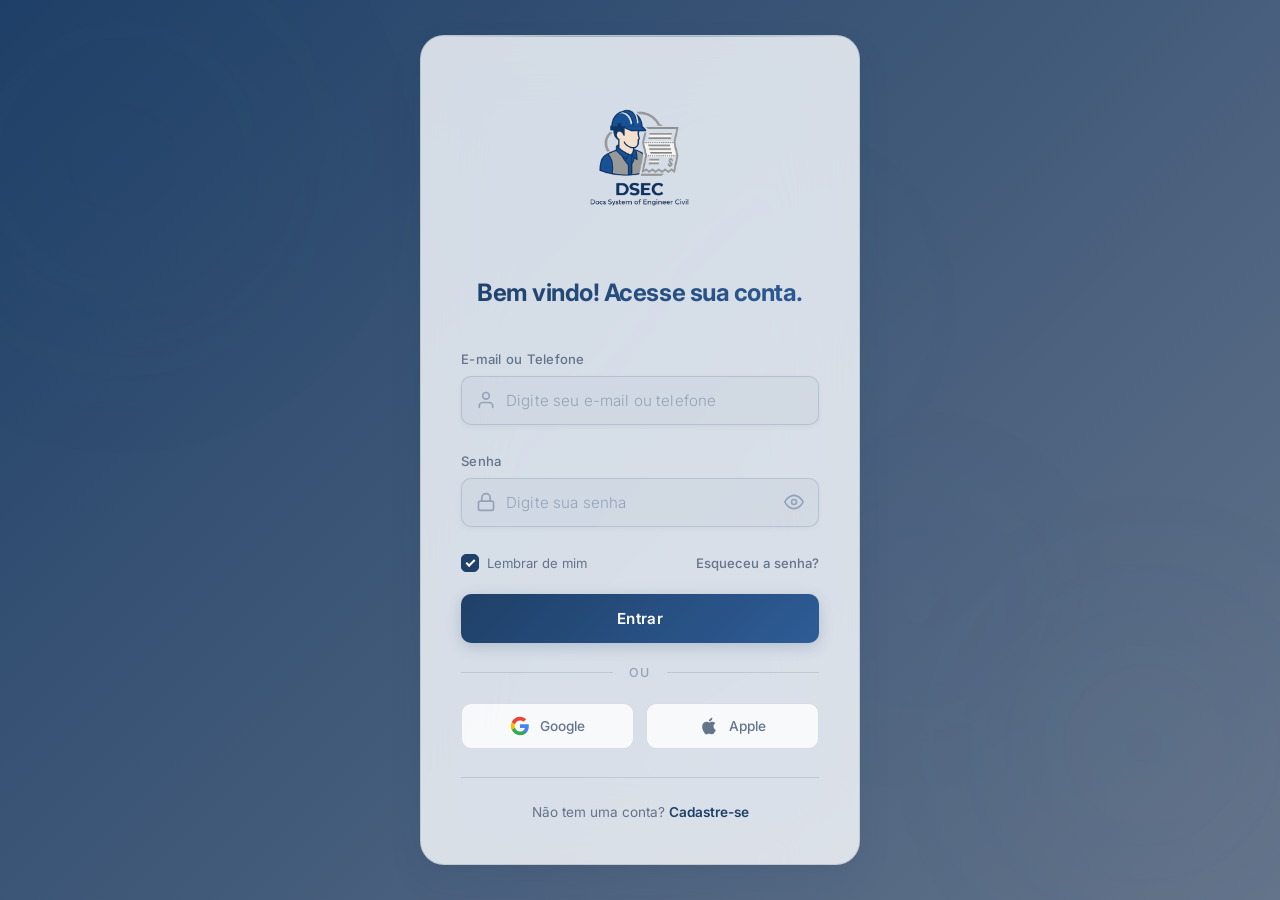
<file: index.html>
<!DOCTYPE html>
<html lang="pt-BR">

<head>
  <meta charset="UTF-8">
  <meta name="viewport" content="width=device-width, initial-scale=1.0">
  <meta name="description" content="Login - Acesse sua conta">
  <title>Login | Acesse sua conta</title>
  <link rel="preconnect" href="https://fonts.googleapis.com">
  <link rel="preconnect" href="https://fonts.gstatic.com" crossorigin>
  <link href="https://fonts.googleapis.com/css2?family=Inter:wght@300;400;500;600;700;800&display=swap"
    rel="stylesheet">
  <link rel="stylesheet" href="style.css">
</head>

<body>
  <div class="bg-orbs" aria-hidden="true">
    <div class="orb orb-1"></div>
    <div class="orb orb-2"></div>
    <div class="orb orb-3"></div>
    <div class="orb orb-4"></div>
  </div>

  <main class="login-container">
    <div class="login-card" id="loginCard">
      <div class="brand">
        <div class="brand-icon" id="brandIcon"
          style="background: transparent; box-shadow: none; width: auto; height: auto;">
          <img src="logo.png" alt="DSEC Logo" class="brand-logo" style="max-width: 160px; height: auto;">
        </div>
        <h1 class="brand-name" style="font-size: 1.5rem; margin-top: 10px;">Bem vindo! Acesse sua conta.</h1>
      </div>

      <form id="loginForm" class="login-form" autocomplete="off" novalidate>
        <div class="form-group" id="identityGroup">
          <label for="identity" class="form-label" id="identityLabel">E-mail ou Telefone</label>
          <div class="input-wrapper" id="identityWrapper">
            <span class="input-icon" id="identityIcon">
              <svg width="20" height="20" viewBox="0 0 24 24" fill="none" stroke="currentColor" stroke-width="2"
                stroke-linecap="round" stroke-linejoin="round">
                <path d="M20 21v-2a4 4 0 0 0-4-4H8a4 4 0 0 0-4 4v2" />
                <circle cx="12" cy="7" r="4" />
              </svg>
            </span>
            <input type="text" id="identity" class="form-input" placeholder="Digite seu e-mail ou telefone" required
              autocomplete="off">
            <span class="input-badge" id="identityBadge"></span>
          </div>
          <span class="form-error" id="identityError"></span>
        </div>

        <div class="form-group" id="passwordGroup">
          <label for="password" class="form-label">Senha</label>
          <div class="input-wrapper">
            <span class="input-icon">
              <svg width="20" height="20" viewBox="0 0 24 24" fill="none" stroke="currentColor" stroke-width="2"
                stroke-linecap="round" stroke-linejoin="round">
                <rect x="3" y="11" width="18" height="11" rx="2" />
                <path d="M7 11V7a5 5 0 0 1 10 0v4" />
              </svg>
            </span>
            <input type="password" id="password" class="form-input" placeholder="Digite sua senha" required
              autocomplete="off">
            <button type="button" class="toggle-password" id="togglePassword" aria-label="Mostrar senha">
              <svg id="eyeOpen" width="20" height="20" viewBox="0 0 24 24" fill="none" stroke="currentColor"
                stroke-width="2" stroke-linecap="round" stroke-linejoin="round">
                <path d="M1 12s4-8 11-8 11 8 11 8-4 8-11 8-11-8-11-8z" />
                <circle cx="12" cy="12" r="3" />
              </svg>
              <svg id="eyeClosed" width="20" height="20" viewBox="0 0 24 24" fill="none" stroke="currentColor"
                stroke-width="2" stroke-linecap="round" stroke-linejoin="round" style="display:none">
                <path
                  d="M17.94 17.94A10.07 10.07 0 0 1 12 20c-7 0-11-8-11-8a18.45 18.45 0 0 1 5.06-5.94M9.9 4.24A9.12 9.12 0 0 1 12 4c7 0 11 8 11 8a18.5 18.5 0 0 1-2.16 3.19m-6.72-1.07a3 3 0 1 1-4.24-4.24" />
                <line x1="1" y1="1" x2="23" y2="23" />
              </svg>
            </button>
          </div>
          <span class="form-error" id="passwordError"></span>
        </div>

        <div class="form-options">
          <label class="checkbox-wrapper" id="rememberWrapper">
            <input type="checkbox" id="rememberMe" checked>
            <span class="checkbox-custom"></span>
            <span class="checkbox-label">Lembrar de mim</span>
          </label>
          <a href="#" class="forgot-link" id="forgotPassword">Esqueceu a senha?</a>
        </div>

        <button type="submit" class="btn-login" id="btnLogin">
          <span class="btn-text">Entrar</span>
          <span class="btn-loader" id="btnLoader"><svg width="20" height="20" viewBox="0 0 24 24" class="spinner">
              <circle cx="12" cy="12" r="10" fill="none" stroke="currentColor" stroke-width="3"
                stroke-dasharray="31.4 31.4" stroke-linecap="round" />
            </svg></span>
        </button>

        <div class="divider"><span class="divider-line"></span><span class="divider-text">ou</span><span
            class="divider-line"></span></div>

        <div class="social-buttons">
          <button type="button" class="btn-social" id="btnGoogle" aria-label="Google">
            <svg width="20" height="20" viewBox="0 0 24 24">
              <path
                d="M22.56 12.25c0-.78-.07-1.53-.2-2.25H12v4.26h5.92a5.06 5.06 0 0 1-2.2 3.32v2.77h3.57c2.08-1.92 3.28-4.74 3.28-8.1z"
                fill="#4285F4" />
              <path
                d="M12 23c2.97 0 5.46-.98 7.28-2.66l-3.57-2.77c-.98.66-2.23 1.06-3.71 1.06-2.86 0-5.29-1.93-6.16-4.53H2.18v2.84C3.99 20.53 7.7 23 12 23z"
                fill="#34A853" />
              <path
                d="M5.84 14.09c-.22-.66-.35-1.36-.35-2.09s.13-1.43.35-2.09V7.07H2.18C1.43 8.55 1 10.22 1 12s.43 3.45 1.18 4.93l2.85-2.22.81-.62z"
                fill="#FBBC05" />
              <path
                d="M12 5.38c1.62 0 3.06.56 4.21 1.64l3.15-3.15C17.45 2.09 14.97 1 12 1 7.7 1 3.99 3.47 2.18 7.07l3.66 2.84c.87-2.6 3.3-4.53 6.16-4.53z"
                fill="#EA4335" />
            </svg>
            <span>Google</span>
          </button>
          <button type="button" class="btn-social" id="btnApple" aria-label="Apple">
            <svg width="20" height="20" viewBox="0 0 24 24" fill="currentColor">
              <path
                d="M18.71 19.5c-.83 1.24-1.71 2.45-3.05 2.47-1.34.03-1.77-.79-3.29-.79-1.53 0-2 .77-3.27.82-1.31.05-2.3-1.32-3.14-2.53C4.25 17 2.94 12.45 4.7 9.39c.87-1.52 2.43-2.48 4.12-2.51 1.28-.02 2.5.87 3.29.87.78 0 2.26-1.07 3.8-.91.65.03 2.47.26 3.64 1.98-.09.06-2.17 1.28-2.15 3.81.03 3.02 2.65 4.03 2.68 4.04-.03.07-.42 1.44-1.38 2.83M13 3.5c.73-.83 1.94-1.46 2.94-1.5.13 1.17-.34 2.35-1.04 3.19-.69.85-1.83 1.51-2.95 1.42-.15-1.15.41-2.35 1.05-3.11z" />
            </svg>
            <span>Apple</span>
          </button>
        </div>
      </form>

      <div class="signup-link">
        <p>Não tem uma conta? <a href="#" id="signupLink">Cadastre-se</a></p>
      </div>
    </div>

    <div class="login-card" id="signupCard" style="display: none;">
      <div class="brand">
        <div class="brand-icon" style="background: transparent; box-shadow: none; width: auto; height: auto;">
          <img src="logo.png" alt="DSEC Logo" class="brand-logo" style="max-width: 160px; height: auto;">
        </div>
        <h1 class="brand-name" style="font-size: 1.5rem; margin-top: 10px;">Cadastre-se</h1>
        <p class="brand-subtitle">Crie sua conta para começar.</p>
      </div>

      <form id="signupForm" class="login-form" autocomplete="off" novalidate>
        <div class="form-group" id="signupNameGroup">
          <label for="signupName" class="form-label">Nome Completo</label>
          <div class="input-wrapper">
            <span class="input-icon">
              <svg width="20" height="20" viewBox="0 0 24 24" fill="none" stroke="currentColor" stroke-width="2"
                stroke-linecap="round" stroke-linejoin="round">
                <path d="M20 21v-2a4 4 0 0 0-4-4H8a4 4 0 0 0-4 4v2" />
                <circle cx="12" cy="7" r="4" />
              </svg>
            </span>
            <input type="text" id="signupName" class="form-input" placeholder="Digite seu nome completo" required
              autocomplete="name">
          </div>
          <span class="form-error" id="signupNameError"></span>
        </div>

        <div class="form-group" id="signupIdentityGroup">
          <label for="signupIdentity" class="form-label" id="signupIdentityLabel">E-mail ou Telefone</label>
          <div class="input-wrapper" id="signupIdentityWrapper">
            <span class="input-icon" id="signupIdentityIcon">
              <svg width="20" height="20" viewBox="0 0 24 24" fill="none" stroke="currentColor" stroke-width="2"
                stroke-linecap="round" stroke-linejoin="round">
                <path d="M20 21v-2a4 4 0 0 0-4-4H8a4 4 0 0 0-4 4v2" />
                <circle cx="12" cy="7" r="4" />
              </svg>
            </span>
            <input type="text" id="signupIdentity" class="form-input" placeholder="Digite seu e-mail ou telefone"
              required autocomplete="off">
            <span class="input-badge" id="signupIdentityBadge"></span>
          </div>
          <span class="form-error" id="signupIdentityError"></span>
        </div>

        <div class="form-group" id="signupPasswordGroup">
          <label for="signupPassword" class="form-label">Senha</label>
          <div class="input-wrapper">
            <span class="input-icon">
              <svg width="20" height="20" viewBox="0 0 24 24" fill="none" stroke="currentColor" stroke-width="2"
                stroke-linecap="round" stroke-linejoin="round">
                <rect x="3" y="11" width="18" height="11" rx="2" />
                <path d="M7 11V7a5 5 0 0 1 10 0v4" />
              </svg>
            </span>
            <input type="password" id="signupPassword" class="form-input" placeholder="Crie uma senha" required
              autocomplete="new-password">
            <button type="button" class="toggle-password" id="toggleSignupPassword" aria-label="Mostrar senha">
              <svg id="signupEyeOpen" width="20" height="20" viewBox="0 0 24 24" fill="none" stroke="currentColor"
                stroke-width="2" stroke-linecap="round" stroke-linejoin="round">
                <path d="M1 12s4-8 11-8 11 8 11 8-4 8-11 8-11-8-11-8z" />
                <circle cx="12" cy="12" r="3" />
              </svg>
              <svg id="signupEyeClosed" width="20" height="20" viewBox="0 0 24 24" fill="none" stroke="currentColor"
                stroke-width="2" stroke-linecap="round" stroke-linejoin="round" style="display:none">
                <path
                  d="M17.94 17.94A10.07 10.07 0 0 1 12 20c-7 0-11-8-11-8a18.45 18.45 0 0 1 5.06-5.94M9.9 4.24A9.12 9.12 0 0 1 12 4c7 0 11 8 11 8a18.5 18.5 0 0 1-2.16 3.19m-6.72-1.07a3 3 0 1 1-4.24-4.24" />
                <line x1="1" y1="1" x2="23" y2="23" />
              </svg>
            </button>
          </div>
          <span class="form-error" id="signupPasswordError"></span>
        </div>

        <button type="submit" class="btn-login" id="btnSignup">
          <span class="btn-text">Criar Conta</span>
          <span class="btn-loader" id="btnSignupLoader"><svg width="20" height="20" viewBox="0 0 24 24" class="spinner">
              <circle cx="12" cy="12" r="10" fill="none" stroke="currentColor" stroke-width="3"
                stroke-dasharray="31.4 31.4" stroke-linecap="round" />
            </svg></span>
        </button>
      </form>

      <div class="signup-link">
        <p>Já tem uma conta? <a href="#" id="backToLoginLink">Entrar</a></p>
      </div>
    </div>

    <div class="login-card" id="forgotCard" style="display: none;">
      <div class="brand">
        <div class="brand-icon" style="background: transparent; box-shadow: none; width: auto; height: auto;">
          <img src="logo.png" alt="DSEC Logo" class="brand-logo" style="max-width: 160px; height: auto;">
        </div>
        <h1 class="brand-name" style="font-size: 1.5rem; margin-top: 10px;">Recuperar Senha</h1>
        <p class="brand-subtitle">Crie uma nova senha para sua conta.</p>
      </div>

      <form id="forgotForm" class="login-form" autocomplete="off" novalidate>
        <div class="form-group" id="forgotPasswordGroup">
          <label for="forgotPasswordInput" class="form-label">Nova Senha</label>
          <div class="input-wrapper">
            <span class="input-icon">
              <svg width="20" height="20" viewBox="0 0 24 24" fill="none" stroke="currentColor" stroke-width="2"
                stroke-linecap="round" stroke-linejoin="round">
                <rect x="3" y="11" width="18" height="11" rx="2" />
                <path d="M7 11V7a5 5 0 0 1 10 0v4" />
              </svg>
            </span>
            <input type="password" id="forgotPasswordInput" class="form-input" placeholder="Digite a nova senha"
              required>
            <button type="button" class="toggle-password" id="toggleForgotPwdBtn" aria-label="Mostrar senha">
              <svg id="forgotEyeOpen" width="20" height="20" viewBox="0 0 24 24" fill="none" stroke="currentColor"
                stroke-width="2" stroke-linecap="round" stroke-linejoin="round">
                <path d="M1 12s4-8 11-8 11 8 11 8-4 8-11 8-11-8-11-8z" />
                <circle cx="12" cy="12" r="3" />
              </svg>
              <svg id="forgotEyeClosed" width="20" height="20" viewBox="0 0 24 24" fill="none" stroke="currentColor"
                stroke-width="2" stroke-linecap="round" stroke-linejoin="round" style="display:none">
                <path
                  d="M17.94 17.94A10.07 10.07 0 0 1 12 20c-7 0-11-8-11-8a18.45 18.45 0 0 1 5.06-5.94M9.9 4.24A9.12 9.12 0 0 1 12 4c7 0 11 8 11 8a18.5 18.5 0 0 1-2.16 3.19m-6.72-1.07a3 3 0 1 1-4.24-4.24" />
                <line x1="1" y1="1" x2="23" y2="23" />
              </svg>
            </button>
          </div>
          <span class="form-error" id="forgotPasswordError"></span>
        </div>

        <div class="form-group" id="forgotConfirmGroup">
          <label for="forgotConfirmInput" class="form-label">Confirmar Senha</label>
          <div class="input-wrapper">
            <span class="input-icon">
              <svg width="20" height="20" viewBox="0 0 24 24" fill="none" stroke="currentColor" stroke-width="2"
                stroke-linecap="round" stroke-linejoin="round">
                <rect x="3" y="11" width="18" height="11" rx="2" />
                <path d="M7 11V7a5 5 0 0 1 10 0v4" />
              </svg>
            </span>
            <input type="password" id="forgotConfirmInput" class="form-input" placeholder="Confirme a nova senha"
              required>
            <button type="button" class="toggle-password" id="toggleForgotConfirmBtn" aria-label="Mostrar senha">
              <svg id="forgotConfirmEyeOpen" width="20" height="20" viewBox="0 0 24 24" fill="none"
                stroke="currentColor" stroke-width="2" stroke-linecap="round" stroke-linejoin="round">
                <path d="M1 12s4-8 11-8 11 8 11 8-4 8-11 8-11-8-11-8z" />
                <circle cx="12" cy="12" r="3" />
              </svg>
              <svg id="forgotConfirmEyeClosed" width="20" height="20" viewBox="0 0 24 24" fill="none"
                stroke="currentColor" stroke-width="2" stroke-linecap="round" stroke-linejoin="round"
                style="display:none">
                <path
                  d="M17.94 17.94A10.07 10.07 0 0 1 12 20c-7 0-11-8-11-8a18.45 18.45 0 0 1 5.06-5.94M9.9 4.24A9.12 9.12 0 0 1 12 4c7 0 11 8 11 8a18.5 18.5 0 0 1-2.16 3.19m-6.72-1.07a3 3 0 1 1-4.24-4.24" />
                <line x1="1" y1="1" x2="23" y2="23" />
              </svg>
            </button>
          </div>
          <span class="form-error" id="forgotConfirmError"></span>
        </div>

        <button type="submit" class="btn-login" id="btnForgotSubmit">
          <span class="btn-text">Alterar Senha</span>
          <span class="btn-loader" id="btnForgotLoader"><svg width="20" height="20" viewBox="0 0 24 24" class="spinner">
              <circle cx="12" cy="12" r="10" fill="none" stroke="currentColor" stroke-width="3"
                stroke-dasharray="31.4 31.4" stroke-linecap="round" />
            </svg></span>
        </button>
      </form>

      <div class="signup-link">
        <p>Lembrou a senha? <a href="#" id="backToLoginFromForgotLink">Entrar</a></p>
      </div>
    </div>

    <div class="login-card" id="googleCard" style="display: none; text-align: center;">
      <div style="margin-bottom: 24px;">
        <svg width="48" height="48" viewBox="0 0 24 24">
          <path
            d="M22.56 12.25c0-.78-.07-1.53-.2-2.25H12v4.26h5.92a5.06 5.06 0 0 1-2.2 3.32v2.77h3.57c2.08-1.92 3.28-4.74 3.28-8.1z"
            fill="#4285F4" />
          <path
            d="M12 23c2.97 0 5.46-.98 7.28-2.66l-3.57-2.77c-.98.66-2.23 1.06-3.71 1.06-2.86 0-5.29-1.93-6.16-4.53H2.18v2.84C3.99 20.53 7.7 23 12 23z"
            fill="#34A853" />
          <path
            d="M5.84 14.09c-.22-.66-.35-1.36-.35-2.09s.13-1.43.35-2.09V7.07H2.18C1.43 8.55 1 10.22 1 12s.43 3.45 1.18 4.93l2.85-2.22.81-.62z"
            fill="#FBBC05" />
          <path
            d="M12 5.38c1.62 0 3.06.56 4.21 1.64l3.15-3.15C17.45 2.09 14.97 1 12 1 7.7 1 3.99 3.47 2.18 7.07l3.66 2.84c.87-2.6 3.3-4.53 6.16-4.53z"
            fill="#EA4335" />
        </svg>
      </div>
      <h2 style="font-size: 1.3rem; margin-bottom: 8px;">Fazer login com o Google</h2>
      <p style="color: var(--clr-text-muted); font-size: 0.9rem; margin-bottom: 24px;">Prossiga para acessar sua conta
        na DSEC.</p>

      <form id="googleForm" autocomplete="off">
        <div class="input-wrapper" style="margin-bottom: 16px;">
          <input type="email" id="googleEmail" class="form-input" placeholder="E-mail ou telefone" required>
        </div>
        <button type="submit" class="btn-login" id="btnGoogleSubmit" style="background: #1a73e8;">
          <span class="btn-text">Avançar</span>
          <span class="btn-loader"><svg width="20" height="20" viewBox="0 0 24 24" class="spinner">
              <circle cx="12" cy="12" r="10" fill="none" stroke="currentColor" stroke-width="3"
                stroke-dasharray="31.4 31.4" stroke-linecap="round" />
            </svg></span>
        </button>
      </form>

      <div style="margin-top: 24px;">
        <a href="#" id="backToLoginFromGoogle" style="font-size: 0.9rem; font-weight: 500;">Voltar</a>
      </div>
    </div>

    <div class="login-card" id="appleCard" style="display: none; text-align: center;">
      <div style="margin-bottom: 24px;">
        <svg width="48" height="48" viewBox="0 0 24 24" fill="#000">
          <path
            d="M18.71 19.5c-.83 1.24-1.71 2.45-3.05 2.47-1.34.03-1.77-.79-3.29-.79-1.53 0-2 .77-3.27.82-1.31.05-2.3-1.32-3.14-2.53C4.25 17 2.94 12.45 4.7 9.39c.87-1.52 2.43-2.48 4.12-2.51 1.28-.02 2.5.87 3.29.87.78 0 2.26-1.07 3.8-.91.65.03 2.47.26 3.64 1.98-.09.06-2.17 1.28-2.15 3.81.03 3.02 2.65 4.03 2.68 4.04-.03.07-.42 1.44-1.38 2.83M13 3.5c.73-.83 1.94-1.46 2.94-1.5.13 1.17-.34 2.35-1.04 3.19-.69.85-1.83 1.51-2.95 1.42-.15-1.15.41-2.35 1.05-3.11z" />
        </svg>
      </div>
      <h2 style="font-size: 1.3rem; margin-bottom: 8px;">Iniciar sessão com a Apple</h2>
      <p style="color: var(--clr-text-muted); font-size: 0.9rem; margin-bottom: 24px;">Use o seu ID Apple para acessar a
        DSEC.</p>

      <form id="appleForm" autocomplete="off">
        <div class="input-wrapper" style="margin-bottom: 16px;">
          <input type="text" id="appleId" class="form-input" placeholder="ID Apple" required>
        </div>
        <button type="submit" class="btn-login" id="btnAppleSubmit" style="background: #000;">
          <span class="btn-text">Continuar</span>
          <span class="btn-loader"><svg width="20" height="20" viewBox="0 0 24 24" class="spinner">
              <circle cx="12" cy="12" r="10" fill="none" stroke="currentColor" stroke-width="3"
                stroke-dasharray="31.4 31.4" stroke-linecap="round" />
            </svg></span>
        </button>
      </form>

      <div style="margin-top: 24px;">
        <a href="#" id="backToLoginFromApple" style="font-size: 0.9rem; font-weight: 500;">Cancelar</a>
      </div>
    </div>
    <!-- Dashboard (Home) -->
    <div class="login-card dashboard-card" id="dashboardCard" style="display: none;">
      <div class="dashboard-header">
        <img src="logo.png" alt="DSEC Logo" class="dashboard-logo" style="max-height: 32px; width: auto;">
        <button type="button" class="btn-logout" id="btnLogout">Sair</button>
      </div>
      <div class="dashboard-content" id="dashboardContent">
        <!-- Menu Inicial Panel -->
        <div class="dashboard-panel active" id="panelHome">
          <h2 style="font-size: 1.2rem; font-weight: 600; margin-bottom: 8px;">Bem-vindo, <span
              id="dashWelcomeName">Usuário</span>!</h2>
          <p style="color: var(--clr-text-muted); font-size: 0.95rem;">O que você gostaria de fazer hoje?</p>

          <div class="file-upload-card" style="padding-top: 20px;">

            <div style="text-align: left; margin-bottom: 16px;">
              <div class="form-group" style="margin-bottom: 12px;">
                <label for="uploadNF" class="form-label">NF (Nota Fiscal)</label>
                <div class="input-wrapper">
                  <input type="text" id="uploadNF" class="form-input" placeholder="Ex: 12345" required>
                </div>
              </div>
              <div class="form-group">
                <label for="uploadData" class="form-label">Data de Adição</label>
                <div class="input-wrapper">
                  <input type="date" id="uploadData" class="form-input" required>
                </div>
              </div>
            </div>

            <input type="file" id="fileUpload" class="file-upload-input" accept=".pdf">
            <label for="fileUpload" class="file-upload-label" id="fileUploadLabel"
              style="display: block; margin-bottom: 12px;">Adicionar Arquivos</label>
            <button type="button" class="btn-login" id="btnSaveFile" style="width: 100%; padding: 10px;">Salvar
              Arquivo</button>
          </div>
        </div> <!-- End panelHome -->

        <!-- Arquivos Panel -->
        <div class="dashboard-panel" id="panelArquivos">
          <h2 style="font-size: 1.2rem; font-weight: 600; margin-bottom: 16px;">Meus Arquivos</h2>

          <div style="display: flex; gap: 8px; margin-bottom: 20px; flex-wrap: wrap;">
            <select id="filterArquivos" class="form-input"
              style="border: 1px solid var(--clr-border); border-radius: var(--radius-sm); padding: 8px 12px; background: #fff; width: 100%;">
              <option value="recent">Mais recentes</option>
              <option value="data">Por Data de Adição</option>
              <option value="nf">Por NF</option>
            </select>
            <input type="text" id="searchNF" class="form-input" placeholder="Buscar NF"
              style="flex:1; padding:8px; border:1px solid var(--clr-border); border-radius:var(--radius-sm);" />
            <input type="date" id="searchDate" class="form-input"
              style="flex:1; padding:8px; border:1px solid var(--clr-border); border-radius:var(--radius-sm);" />
          </div>

          <div id="arquivosList" style="display: flex; flex-direction: column; gap: 12px;">
            <!-- Items will be injected here -->
          </div>
        </div> <!-- End panelArquivos -->

        <!-- Profile Panel -->
        <div class="dashboard-panel" id="panelProfile">
          <h2 style="font-size: 1.2rem; font-weight: 600; margin-bottom: 20px;">Meus Dados</h2>

          <div
            style="background: rgba(31, 64, 104, 0.03); padding: 20px; border-radius: var(--radius-md); border: 1px solid var(--clr-border);">
            <div class="profile-data-group">
              <div class="profile-data-label">Nome Completo</div>
              <div class="profile-data-value" id="profileName">-</div>
            </div>
            <div class="profile-data-group">
              <div class="profile-data-label">Contato (E-mail/Telefone)</div>
              <div class="profile-data-value" id="profileIdentity">-</div>
            </div>
            <div class="profile-data-group" style="margin-bottom: 0;">
              <div class="profile-data-label">Arquivos Armazenados</div>
              <div class="profile-data-value" id="profileFilesCount"
                style="color: var(--clr-primary); font-weight: 600;">0 arquivo(s)</div>
            </div>
          </div>
        </div> <!-- End panelProfile -->
      </div> <!-- End dashboard-content -->

      <!-- Bottom Nav -->
      <div class="bottom-nav">
        <button type="button" class="bottom-nav-item active" id="tabHome">
          <span class="nav-icon"><svg viewBox="0 0 24 24" fill="currentColor" stroke="none">
              <path d="M10 20v-6h4v6h5v-8h3L12 3 2 12h3v8z"></path>
            </svg></span>
          <span class="nav-label">Início</span>
        </button>
        <button type="button" class="bottom-nav-item" id="tabArquivos">
          <span class="nav-icon"><svg viewBox="0 0 24 24" fill="none" stroke="currentColor" stroke-width="2"
              stroke-linecap="round" stroke-linejoin="round">
              <path d="M22 19a2 2 0 0 1-2 2H4a2 2 0 0 1-2-2V5a2 2 0 0 1 2-2h5l2 3h9a2 2 0 0 1 2 2z"></path>
            </svg></span>
          <span class="nav-label">Arquivos</span>
        </button>
        <button type="button" class="bottom-nav-item" id="tabProfile">
          <span class="nav-icon"><svg viewBox="0 0 24 24" fill="currentColor" stroke="none">
              <path
                d="M12 12c2.21 0 4-1.79 4-4s-1.79-4-4-4-4 1.79-4 4 1.79 4 4 4zm0 2c-2.67 0-8 1.34-8 4v2h16v-2c0-2.66-5.33-4-8-4z">
              </path>
            </svg></span>
          <span class="nav-label">Perfil</span>
        </button>
      </div>
    </div> <!-- End dashboardCard -->
  </main>

  <div class="toast" id="toast"><span class="toast-icon" id="toastIcon"></span><span class="toast-message"
      id="toastMessage"></span></div>
  <script src="script.js"></script>
</body>

</html>
</file>
<file: style.css>
/* ============================================
   DESIGN SYSTEM TOKENS
   ============================================ */
:root {
  --clr-bg: #eaf1f8;
  --clr-surface: rgba(255, 255, 255, 0.8);
  --clr-surface-hover: rgba(255, 255, 255, 0.95);
  --clr-border: rgba(31, 64, 104, 0.15);
  --clr-border-focus: rgba(31, 64, 104, 0.5);
  --clr-text: #1f4068;
  --clr-text-muted: #64748b;
  --clr-text-subtle: #94a3b8;
  --clr-primary: #1f4068;
  --clr-primary-hover: #152c48;
  --clr-primary-glow: rgba(31, 64, 104, 0.2);
  --clr-accent: #2e5c96;
  --clr-error: #ef4444;
  --clr-error-bg: rgba(239, 68, 68, 0.1);
  --clr-success: #10b981;
  --clr-success-bg: rgba(16, 185, 129, 0.1);
  --radius-sm: 10px;
  --radius-md: 16px;
  --radius-lg: 24px;
  --radius-full: 9999px;
  --shadow-card: 0 15px 35px rgba(31, 64, 104, 0.08), 0 5px 15px rgba(0, 0, 0, 0.03);
  --shadow-input: 0 2px 5px rgba(31, 64, 104, 0.05);
  --shadow-btn: 0 4px 15px rgba(31, 64, 104, 0.2);
  --transition-fast: 0.2s cubic-bezier(0.4, 0, 0.2, 1);
  --transition-smooth: 0.4s cubic-bezier(0.4, 0, 0.2, 1);
  --transition-spring: 0.5s cubic-bezier(0.34, 1.56, 0.64, 1);
  --font: 'Inter', -apple-system, BlinkMacSystemFont, 'Segoe UI', sans-serif;
}

/* ============================================
   RESET & BASE
   ============================================ */
*,
*::before,
*::after {
  margin: 0;
  padding: 0;
  box-sizing: border-box;
}

html {
  font-size: 16px;
  -webkit-font-smoothing: antialiased;
  -moz-osx-font-smoothing: grayscale;
}

body {
  font-family: var(--font);
  background: linear-gradient(135deg, var(--clr-primary), var(--clr-text-muted));
  color: var(--clr-text);
  min-height: 100vh;
  overflow-x: hidden;
  line-height: 1.6;
}

a {
  color: var(--clr-primary);
  text-decoration: none;
  transition: color var(--transition-fast);
}

a:hover {
  color: #a78bfa;
}

button {
  cursor: pointer;
  border: none;
  background: none;
  font-family: inherit;
}

input {
  font-family: inherit;
}

/* ============================================
   ANIMATED BACKGROUND
   ============================================ */
.bg-orbs {
  position: fixed;
  inset: 0;
  z-index: 0;
  pointer-events: none;
  overflow: hidden;
}

.orb {
  position: absolute;
  border-radius: 50%;
  filter: blur(80px);
  opacity: 0.5;
  animation: orbFloat 20s ease-in-out infinite alternate;
}

.orb-1 {
  width: 500px;
  height: 500px;
  background: radial-gradient(circle, rgba(31, 64, 104, 0.15), transparent 70%);
  top: -10%;
  left: -10%;
  animation-duration: 18s;
}

.orb-2 {
  width: 400px;
  height: 400px;
  background: radial-gradient(circle, rgba(122, 139, 153, 0.15), transparent 70%);
  bottom: -5%;
  right: -5%;
  animation-duration: 22s;
  animation-delay: -5s;
}

.orb-3 {
  width: 300px;
  height: 300px;
  background: radial-gradient(circle, rgba(46, 92, 150, 0.1), transparent 70%);
  top: 50%;
  left: 60%;
  animation-duration: 25s;
  animation-delay: -10s;
}

.orb-4 {
  width: 250px;
  height: 250px;
  background: radial-gradient(circle, rgba(160, 175, 192, 0.15), transparent 70%);
  top: 20%;
  right: 30%;
  animation-duration: 15s;
  animation-delay: -3s;
}

@keyframes orbFloat {
  0% {
    transform: translate(0, 0) scale(1);
  }

  33% {
    transform: translate(60px, -40px) scale(1.1);
  }

  66% {
    transform: translate(-30px, 50px) scale(0.95);
  }

  100% {
    transform: translate(40px, 20px) scale(1.05);
  }
}

/* ============================================
   LOGIN CONTAINER & CARD
   ============================================ */
.login-container {
  display: flex;
  align-items: center;
  justify-content: center;
  min-height: 100vh;
  padding: 24px;
  position: relative;
  z-index: 1;
}

.login-card {
  width: 100%;
  max-width: 440px;
  background: var(--clr-surface);
  backdrop-filter: blur(40px) saturate(150%);
  -webkit-backdrop-filter: blur(40px) saturate(150%);
  border: 1px solid var(--clr-border);
  border-radius: var(--radius-lg);
  padding: 48px 40px 40px;
  box-shadow: var(--shadow-card);
  animation: cardEntrance 0.8s var(--transition-smooth) both;
  position: relative;
  overflow: hidden;
}

.login-card::before {
  content: '';
  position: absolute;
  top: 0;
  left: 0;
  right: 0;
  height: 1px;
  background: linear-gradient(90deg, transparent, rgba(31, 64, 104, 0.3), rgba(46, 92, 150, 0.3), transparent);
}

@keyframes cardEntrance {
  from {
    opacity: 0;
    transform: translateY(30px) scale(0.97);
  }

  to {
    opacity: 1;
    transform: translateY(0) scale(1);
  }
}

/* ============================================
   BRAND / HEADER
   ============================================ */
.brand {
  text-align: center;
  margin-bottom: 36px;
}

.brand-icon {
  display: inline-flex;
  align-items: center;
  justify-content: center;
  width: 64px;
  height: 64px;
  background: rgba(139, 92, 246, 0.1);
  border-radius: var(--radius-md);
  margin-bottom: 20px;
  animation: iconPulse 3s ease-in-out infinite;
}

@keyframes iconPulse {

  0%,
  100% {
    box-shadow: 0 0 0 0 rgba(139, 92, 246, 0.2);
  }

  50% {
    box-shadow: 0 0 0 12px rgba(139, 92, 246, 0);
  }
}

.brand-name {
  font-size: 1.75rem;
  font-weight: 700;
  letter-spacing: -0.02em;
  background: linear-gradient(135deg, var(--clr-primary), var(--clr-accent));
  -webkit-background-clip: text;
  -webkit-text-fill-color: transparent;
  background-clip: text;
}

.brand-subtitle {
  font-size: 0.9rem;
  color: var(--clr-text-muted);
  margin-top: 6px;
  font-weight: 400;
}

/* ============================================
   FORM ELEMENTS
   ============================================ */
.login-form {
  display: flex;
  flex-direction: column;
  gap: 20px;
}

.form-group {
  display: flex;
  flex-direction: column;
  gap: 6px;
}

.form-label {
  font-size: 0.82rem;
  font-weight: 500;
  color: var(--clr-text-muted);
  letter-spacing: 0.02em;
  transition: color var(--transition-fast);
}

.form-group:focus-within .form-label {
  color: var(--clr-primary);
}

.input-wrapper {
  position: relative;
  display: flex;
  align-items: center;
  background: rgba(31, 64, 104, 0.03);
  border: 1px solid var(--clr-border);
  border-radius: var(--radius-sm);
  transition: all var(--transition-fast);
  box-shadow: var(--shadow-input);
}

.input-wrapper:hover {
  border-color: rgba(31, 64, 104, 0.15);
  background: rgba(31, 64, 104, 0.05);
}

.input-wrapper:focus-within {
  border-color: var(--clr-border-focus);
  box-shadow: 0 0 0 3px var(--clr-primary-glow), var(--shadow-input);
  background: rgba(31, 64, 104, 0.05);
}

.input-wrapper.error {
  border-color: var(--clr-error);
  box-shadow: 0 0 0 3px var(--clr-error-bg);
}

.input-wrapper.success {
  border-color: var(--clr-success);
}

.input-icon {
  display: flex;
  align-items: center;
  justify-content: center;
  padding-left: 14px;
  color: var(--clr-text-subtle);
  transition: color var(--transition-fast);
  flex-shrink: 0;
}

.input-wrapper:focus-within .input-icon {
  color: var(--clr-primary);
}

.form-input {
  width: 100%;
  padding: 14px 14px 14px 10px;
  background: transparent;
  border: none;
  outline: none;
  color: var(--clr-text);
  font-size: 0.95rem;
  letter-spacing: 0.01em;
}

.form-input::placeholder {
  color: var(--clr-text-subtle);
  font-weight: 300;
}

.input-badge {
  position: absolute;
  right: 12px;
  top: 50%;
  transform: translateY(-50%);
  font-size: 0.65rem;
  font-weight: 600;
  padding: 2px 8px;
  border-radius: var(--radius-full);
  text-transform: uppercase;
  letter-spacing: 0.08em;
  opacity: 0;
  transition: all var(--transition-spring);
  pointer-events: none;
}

.input-badge.show {
  opacity: 1;
}

.input-badge.email {
  background: rgba(99, 102, 241, 0.15);
  color: #818cf8;
}

.input-badge.phone {
  background: rgba(16, 185, 129, 0.15);
  color: #34d399;
}

.form-error {
  font-size: 0.78rem;
  color: var(--clr-error);
  min-height: 0;
  overflow: hidden;
  transition: all var(--transition-fast);
  opacity: 0;
  max-height: 0;
}

.form-error.show {
  opacity: 1;
  max-height: 30px;
  margin-top: 2px;
}

/* ============================================
   TOGGLE PASSWORD
   ============================================ */
.toggle-password {
  display: flex;
  align-items: center;
  justify-content: center;
  padding: 0 14px;
  color: var(--clr-text-subtle);
  transition: color var(--transition-fast);
  flex-shrink: 0;
}

.toggle-password:hover {
  color: var(--clr-text);
}

/* ============================================
   FORM OPTIONS ROW
   ============================================ */
.form-options {
  display: flex;
  align-items: center;
  justify-content: space-between;
  gap: 8px;
}

.checkbox-wrapper {
  display: flex;
  align-items: center;
  gap: 8px;
  cursor: pointer;
  user-select: none;
}

.checkbox-wrapper input[type="checkbox"] {
  display: none;
}

.checkbox-custom {
  width: 18px;
  height: 18px;
  border: 1.5px solid var(--clr-border);
  border-radius: 5px;
  display: flex;
  align-items: center;
  justify-content: center;
  transition: all var(--transition-fast);
  position: relative;
  flex-shrink: 0;
  background: rgba(31, 64, 104, 0.03);
}

.checkbox-wrapper input:checked+.checkbox-custom {
  background: var(--clr-primary);
  border-color: var(--clr-primary);
}

.checkbox-wrapper input:checked+.checkbox-custom::after {
  content: '';
  width: 5px;
  height: 9px;
  border: 2px solid #fff;
  border-top: none;
  border-left: none;
  transform: rotate(45deg) translate(-1px, -1px);
}

.checkbox-label {
  font-size: 0.82rem;
  color: var(--clr-text-muted);
}

.forgot-link {
  font-size: 0.82rem;
  font-weight: 500;
  color: var(--clr-text-muted);
  transition: color var(--transition-fast);
}

.forgot-link:hover {
  color: var(--clr-primary);
}

/* ============================================
   LOGIN BUTTON
   ============================================ */
.btn-login {
  position: relative;
  width: 100%;
  padding: 15px 24px;
  background: linear-gradient(135deg, var(--clr-primary), var(--clr-accent));
  color: #fff;
  font-size: 0.95rem;
  font-weight: 600;
  border-radius: var(--radius-sm);
  letter-spacing: 0.02em;
  box-shadow: var(--shadow-btn);
  transition: all var(--transition-fast);
  overflow: hidden;
  display: flex;
  align-items: center;
  justify-content: center;
}

.btn-login::before {
  content: '';
  position: absolute;
  inset: 0;
  background: linear-gradient(135deg, rgba(255, 255, 255, 0.15), transparent);
  opacity: 0;
  transition: opacity var(--transition-fast);
}

.btn-login:hover::before {
  opacity: 1;
}

.btn-login:hover {
  transform: translateY(-1px);
  box-shadow: 0 6px 30px rgba(139, 92, 246, 0.45);
}

.btn-login:active {
  transform: translateY(0);
  box-shadow: 0 2px 10px rgba(139, 92, 246, 0.3);
}

.btn-login.loading .btn-text {
  opacity: 0;
}

.btn-login.loading .btn-loader {
  opacity: 1;
}

.btn-loader {
  position: absolute;
  opacity: 0;
  transition: opacity var(--transition-fast);
}

.spinner {
  animation: spin 0.8s linear infinite;
}

@keyframes spin {
  to {
    transform: rotate(360deg);
  }
}

/* ============================================
   DIVIDER
   ============================================ */
.divider {
  display: flex;
  align-items: center;
  gap: 16px;
}

.divider-line {
  flex: 1;
  height: 1px;
  background: var(--clr-border);
}

.divider-text {
  font-size: 0.78rem;
  color: var(--clr-text-subtle);
  font-weight: 500;
  text-transform: uppercase;
  letter-spacing: 0.1em;
}

/* ============================================
   SOCIAL BUTTONS
   ============================================ */
.social-buttons {
  display: flex;
  gap: 12px;
}

.btn-social {
  flex: 1;
  display: flex;
  align-items: center;
  justify-content: center;
  gap: 10px;
  padding: 12px 16px;
  background: var(--clr-surface);
  border: 1px solid var(--clr-border);
  border-radius: var(--radius-sm);
  color: var(--clr-text-muted);
  font-size: 0.85rem;
  font-weight: 500;
  transition: all var(--transition-fast);
}

.btn-social:hover {
  background: var(--clr-surface-hover);
  border-color: rgba(31, 64, 104, 0.15);
  color: var(--clr-text);
  transform: translateY(-1px);
}

/* ============================================
   SIGNUP LINK
   ============================================ */
.signup-link {
  text-align: center;
  margin-top: 28px;
  padding-top: 24px;
  border-top: 1px solid var(--clr-border);
}

.signup-link p {
  font-size: 0.85rem;
  color: var(--clr-text-muted);
}

.signup-link a {
  font-weight: 600;
  color: var(--clr-primary);
}

.signup-link a:hover {
  color: #a78bfa;
  text-decoration: underline;
}

/* ============================================
   TOAST NOTIFICATION
   ============================================ */
.toast {
  position: fixed;
  bottom: 32px;
  left: 50%;
  transform: translateX(-50%) translateY(100px);
  display: flex;
  align-items: center;
  gap: 10px;
  padding: 14px 24px;
  background: rgba(255, 255, 255, 0.95);
  backdrop-filter: blur(20px);
  border: 1px solid var(--clr-border);
  border-radius: var(--radius-sm);
  box-shadow: 0 10px 40px rgba(0, 0, 0, 0.1);
  font-size: 0.88rem;
  color: var(--clr-text);
  z-index: 1000;
  opacity: 0;
  transition: all 0.5s cubic-bezier(0.34, 1.56, 0.64, 1);
}

.toast.show {
  transform: translateX(-50%) translateY(0);
  opacity: 1;
}

.toast.success {
  border-color: rgba(16, 185, 129, 0.3);
}

.toast.error {
  border-color: rgba(244, 63, 94, 0.3);
}

.toast-icon {
  font-size: 1.1rem;
}

/* ============================================
   RESPONSIVE
   ============================================ */
@media (max-width: 480px) {
  .login-card {
    padding: 36px 24px 32px;
    border-radius: var(--radius-md);
  }

  .brand-name {
    font-size: 1.5rem;
  }

  .social-buttons {
    flex-direction: column;
  }
}
/* ============================================
   DASHBOARD
   ============================================ */
.dashboard-card {
  max-width: 600px;
}

.dashboard-header {
  display: flex;
  justify-content: space-between;
  align-items: center;
  margin-bottom: 24px;
  padding-bottom: 16px;
  border-bottom: 1px solid var(--clr-border);
}

.dashboard-title {
  font-size: 1.5rem;
  font-weight: 700;
  color: var(--clr-primary);
}

.btn-logout {
  color: var(--clr-error);
  font-size: 0.9rem;
  font-weight: 600;
  transition: color var(--transition-fast);
}
.btn-logout:hover {
  color: #b91c1c;
}

.dashboard-tabs {
  display: flex;
  gap: 16px;
  margin-bottom: 24px;
}

.dashboard-tab {
  padding: 8px 16px;
  font-size: 0.95rem;
  font-weight: 500;
  color: var(--clr-text-muted);
  border-bottom: 2px solid transparent;
  transition: all var(--transition-fast);
}

.dashboard-tab:hover {
  color: var(--clr-primary);
}

.dashboard-tab.active {
  color: var(--clr-primary);
  border-bottom-color: var(--clr-primary);
}

.dashboard-panel {
  display: none;
  animation: fade-in 0.4s ease;
}

.dashboard-panel.active {
  display: block;
}

@keyframes fade-in {
  from { opacity: 0; transform: translateY(10px); }
  to { opacity: 1; transform: translateY(0); }
}

.file-upload-card {
  background: rgba(31, 64, 104, 0.02);
  border: 1px dashed var(--clr-border);
  border-radius: var(--radius-md);
  padding: 32px;
  text-align: center;
  margin-top: 20px;
}

.file-upload-input {
  display: none;
}

.file-upload-label {
  display: inline-block;
  padding: 10px 20px;
  background: var(--clr-primary);
  color: #fff;
  border-radius: var(--radius-sm);
  cursor: pointer;
  font-weight: 500;
  transition: background var(--transition-fast);
  margin-top: 16px;
}

.file-upload-label:hover {
  background: var(--clr-primary-hover);
}

.profile-data-group {
  margin-bottom: 16px;
}

.profile-data-label {
  font-size: 0.8rem;
  color: var(--clr-text-muted);
  text-transform: uppercase;
  letter-spacing: 0.05em;
}

.profile-data-value {
  font-size: 1.1rem;
  font-weight: 500;
  color: var(--clr-text);
}

/* ============================================
   BOTTOM NAV & MOBILE LAYOUT
   ============================================ */
.dashboard-card {
  display: flex;
  flex-direction: column;
  padding: 0;
  height: calc(100vh - 48px);
  max-height: 800px;
  max-width: 480px;
  overflow: hidden;
}

.dashboard-header {
  padding: 24px 24px 16px;
  margin-bottom: 0;
  flex-shrink: 0;
}

.dashboard-content {
  flex: 1;
  overflow-y: auto;
  padding: 24px;
  padding-bottom: 80px; /* space for bottom nav */
}

.bottom-nav {
  position: absolute;
  bottom: 0;
  left: 0;
  right: 0;
  height: 70px;
  background: #fff;
  border-top: 1px solid var(--clr-border);
  display: flex;
  align-items: center;
  justify-content: space-around;
  padding: 0 10px;
  z-index: 10;
}

.bottom-nav-item {
  display: flex;
  flex-direction: column;
  align-items: center;
  justify-content: center;
  gap: 4px;
  color: #64748b;
  font-weight: 500;
  font-size: 0.75rem;
  transition: all 0.3s ease;
  padding: 6px 12px;
  border-radius: 20px;
}

.bottom-nav-item svg {
  width: 24px;
  height: 24px;
}

.bottom-nav-item.active {
  color: #475569;
  background-color: #f1f5f9;
}

@media (max-width: 480px) {
  .dashboard-card {
    border-radius: 0;
    border: none;
    max-height: none;
  }
  .login-container {
    padding: 0;
  }
}


.file-item {
  background: rgba(31, 64, 104, 0.03);
  border: 1px solid var(--clr-border);
  border-radius: var(--radius-sm);
  padding: 16px;
  display: flex;
  flex-direction: column;
  gap: 8px;
}

.file-item-title {
  font-weight: 600;
  color: var(--clr-primary);
  word-break: break-all;
}

.file-item-meta {
  display: flex;
  justify-content: space-between;
  font-size: 0.8rem;
  color: var(--clr-text-muted);
}
</file>
<file: Downloads/cadastro-login/cadastro-login/style.css>
/* ============================================
   DESIGN SYSTEM TOKENS
   ============================================ */
:root {
  --clr-bg: #eaf1f8;
  --clr-surface: rgba(255, 255, 255, 0.8);
  --clr-surface-hover: rgba(255, 255, 255, 0.95);
  --clr-border: rgba(31, 64, 104, 0.15);
  --clr-border-focus: rgba(31, 64, 104, 0.5);
  --clr-text: #1f4068;
  --clr-text-muted: #64748b;
  --clr-text-subtle: #94a3b8;
  --clr-primary: #1f4068;
  --clr-primary-hover: #152c48;
  --clr-primary-glow: rgba(31, 64, 104, 0.2);
  --clr-accent: #2e5c96;
  --clr-error: #ef4444;
  --clr-error-bg: rgba(239, 68, 68, 0.1);
  --clr-success: #10b981;
  --clr-success-bg: rgba(16, 185, 129, 0.1);
  --radius-sm: 10px;
  --radius-md: 16px;
  --radius-lg: 24px;
  --radius-full: 9999px;
  --shadow-card: 0 15px 35px rgba(31, 64, 104, 0.08), 0 5px 15px rgba(0, 0, 0, 0.03);
  --shadow-input: 0 2px 5px rgba(31, 64, 104, 0.05);
  --shadow-btn: 0 4px 15px rgba(31, 64, 104, 0.2);
  --transition-fast: 0.2s cubic-bezier(0.4, 0, 0.2, 1);
  --transition-smooth: 0.4s cubic-bezier(0.4, 0, 0.2, 1);
  --transition-spring: 0.5s cubic-bezier(0.34, 1.56, 0.64, 1);
  --font: 'Inter', -apple-system, BlinkMacSystemFont, 'Segoe UI', sans-serif;
}

/* ============================================
   RESET & BASE
   ============================================ */
*,
*::before,
*::after {
  margin: 0;
  padding: 0;
  box-sizing: border-box;
}

html {
  font-size: 16px;
  -webkit-font-smoothing: antialiased;
  -moz-osx-font-smoothing: grayscale;
}

body {
  font-family: var(--font);
  background: linear-gradient(135deg, var(--clr-primary), var(--clr-text-muted));
  color: var(--clr-text);
  min-height: 100vh;
  overflow-x: hidden;
  line-height: 1.6;
}

a {
  color: var(--clr-primary);
  text-decoration: none;
  transition: color var(--transition-fast);
}

a:hover {
  color: #a78bfa;
}

button {
  cursor: pointer;
  border: none;
  background: none;
  font-family: inherit;
}

input {
  font-family: inherit;
}

/* ============================================
   ANIMATED BACKGROUND
   ============================================ */
.bg-orbs {
  position: fixed;
  inset: 0;
  z-index: 0;
  pointer-events: none;
  overflow: hidden;
}

.orb {
  position: absolute;
  border-radius: 50%;
  filter: blur(80px);
  opacity: 0.5;
  animation: orbFloat 20s ease-in-out infinite alternate;
}

.orb-1 {
  width: 500px;
  height: 500px;
  background: radial-gradient(circle, rgba(31, 64, 104, 0.15), transparent 70%);
  top: -10%;
  left: -10%;
  animation-duration: 18s;
}

.orb-2 {
  width: 400px;
  height: 400px;
  background: radial-gradient(circle, rgba(122, 139, 153, 0.15), transparent 70%);
  bottom: -5%;
  right: -5%;
  animation-duration: 22s;
  animation-delay: -5s;
}

.orb-3 {
  width: 300px;
  height: 300px;
  background: radial-gradient(circle, rgba(46, 92, 150, 0.1), transparent 70%);
  top: 50%;
  left: 60%;
  animation-duration: 25s;
  animation-delay: -10s;
}

.orb-4 {
  width: 250px;
  height: 250px;
  background: radial-gradient(circle, rgba(160, 175, 192, 0.15), transparent 70%);
  top: 20%;
  right: 30%;
  animation-duration: 15s;
  animation-delay: -3s;
}

@keyframes orbFloat {
  0% {
    transform: translate(0, 0) scale(1);
  }

  33% {
    transform: translate(60px, -40px) scale(1.1);
  }

  66% {
    transform: translate(-30px, 50px) scale(0.95);
  }

  100% {
    transform: translate(40px, 20px) scale(1.05);
  }
}

/* ============================================
   LOGIN CONTAINER & CARD
   ============================================ */
.login-container {
  display: flex;
  align-items: center;
  justify-content: center;
  min-height: 100vh;
  padding: 24px;
  position: relative;
  z-index: 1;
}

.login-card {
  width: 100%;
  max-width: 440px;
  background: var(--clr-surface);
  backdrop-filter: blur(40px) saturate(150%);
  -webkit-backdrop-filter: blur(40px) saturate(150%);
  border: 1px solid var(--clr-border);
  border-radius: var(--radius-lg);
  padding: 48px 40px 40px;
  box-shadow: var(--shadow-card);
  animation: cardEntrance 0.8s var(--transition-smooth) both;
  position: relative;
  overflow: hidden;
}

.login-card::before {
  content: '';
  position: absolute;
  top: 0;
  left: 0;
  right: 0;
  height: 1px;
  background: linear-gradient(90deg, transparent, rgba(31, 64, 104, 0.3), rgba(46, 92, 150, 0.3), transparent);
}

@keyframes cardEntrance {
  from {
    opacity: 0;
    transform: translateY(30px) scale(0.97);
  }

  to {
    opacity: 1;
    transform: translateY(0) scale(1);
  }
}

/* ============================================
   BRAND / HEADER
   ============================================ */
.brand {
  text-align: center;
  margin-bottom: 36px;
}

.brand-icon {
  display: inline-flex;
  align-items: center;
  justify-content: center;
  width: 64px;
  height: 64px;
  background: rgba(139, 92, 246, 0.1);
  border-radius: var(--radius-md);
  margin-bottom: 20px;
  animation: iconPulse 3s ease-in-out infinite;
}

@keyframes iconPulse {

  0%,
  100% {
    box-shadow: 0 0 0 0 rgba(139, 92, 246, 0.2);
  }

  50% {
    box-shadow: 0 0 0 12px rgba(139, 92, 246, 0);
  }
}

.brand-name {
  font-size: 1.75rem;
  font-weight: 700;
  letter-spacing: -0.02em;
  background: linear-gradient(135deg, var(--clr-primary), var(--clr-accent));
  -webkit-background-clip: text;
  -webkit-text-fill-color: transparent;
  background-clip: text;
}

.brand-subtitle {
  font-size: 0.9rem;
  color: var(--clr-text-muted);
  margin-top: 6px;
  font-weight: 400;
}

/* ============================================
   FORM ELEMENTS
   ============================================ */
.login-form {
  display: flex;
  flex-direction: column;
  gap: 20px;
}

.form-group {
  display: flex;
  flex-direction: column;
  gap: 6px;
}

.form-label {
  font-size: 0.82rem;
  font-weight: 500;
  color: var(--clr-text-muted);
  letter-spacing: 0.02em;
  transition: color var(--transition-fast);
}

.form-group:focus-within .form-label {
  color: var(--clr-primary);
}

.input-wrapper {
  position: relative;
  display: flex;
  align-items: center;
  background: rgba(31, 64, 104, 0.03);
  border: 1px solid var(--clr-border);
  border-radius: var(--radius-sm);
  transition: all var(--transition-fast);
  box-shadow: var(--shadow-input);
}

.input-wrapper:hover {
  border-color: rgba(31, 64, 104, 0.15);
  background: rgba(31, 64, 104, 0.05);
}

.input-wrapper:focus-within {
  border-color: var(--clr-border-focus);
  box-shadow: 0 0 0 3px var(--clr-primary-glow), var(--shadow-input);
  background: rgba(31, 64, 104, 0.05);
}

.input-wrapper.error {
  border-color: var(--clr-error);
  box-shadow: 0 0 0 3px var(--clr-error-bg);
}

.input-wrapper.success {
  border-color: var(--clr-success);
}

.input-icon {
  display: flex;
  align-items: center;
  justify-content: center;
  padding-left: 14px;
  color: var(--clr-text-subtle);
  transition: color var(--transition-fast);
  flex-shrink: 0;
}

.input-wrapper:focus-within .input-icon {
  color: var(--clr-primary);
}

.form-input {
  width: 100%;
  padding: 14px 14px 14px 10px;
  background: transparent;
  border: none;
  outline: none;
  color: var(--clr-text);
  font-size: 0.95rem;
  letter-spacing: 0.01em;
}

.form-input::placeholder {
  color: var(--clr-text-subtle);
  font-weight: 300;
}

.input-badge {
  position: absolute;
  right: 12px;
  top: 50%;
  transform: translateY(-50%);
  font-size: 0.65rem;
  font-weight: 600;
  padding: 2px 8px;
  border-radius: var(--radius-full);
  text-transform: uppercase;
  letter-spacing: 0.08em;
  opacity: 0;
  transition: all var(--transition-spring);
  pointer-events: none;
}

.input-badge.show {
  opacity: 1;
}

.input-badge.email {
  background: rgba(99, 102, 241, 0.15);
  color: #818cf8;
}

.input-badge.phone {
  background: rgba(16, 185, 129, 0.15);
  color: #34d399;
}

.form-error {
  font-size: 0.78rem;
  color: var(--clr-error);
  min-height: 0;
  overflow: hidden;
  transition: all var(--transition-fast);
  opacity: 0;
  max-height: 0;
}

.form-error.show {
  opacity: 1;
  max-height: 30px;
  margin-top: 2px;
}

/* ============================================
   TOGGLE PASSWORD
   ============================================ */
.toggle-password {
  display: flex;
  align-items: center;
  justify-content: center;
  padding: 0 14px;
  color: var(--clr-text-subtle);
  transition: color var(--transition-fast);
  flex-shrink: 0;
}

.toggle-password:hover {
  color: var(--clr-text);
}

/* ============================================
   FORM OPTIONS ROW
   ============================================ */
.form-options {
  display: flex;
  align-items: center;
  justify-content: space-between;
  gap: 8px;
}

.checkbox-wrapper {
  display: flex;
  align-items: center;
  gap: 8px;
  cursor: pointer;
  user-select: none;
}

.checkbox-wrapper input[type="checkbox"] {
  display: none;
}

.checkbox-custom {
  width: 18px;
  height: 18px;
  border: 1.5px solid var(--clr-border);
  border-radius: 5px;
  display: flex;
  align-items: center;
  justify-content: center;
  transition: all var(--transition-fast);
  position: relative;
  flex-shrink: 0;
  background: rgba(31, 64, 104, 0.03);
}

.checkbox-wrapper input:checked+.checkbox-custom {
  background: var(--clr-primary);
  border-color: var(--clr-primary);
}

.checkbox-wrapper input:checked+.checkbox-custom::after {
  content: '';
  width: 5px;
  height: 9px;
  border: 2px solid #fff;
  border-top: none;
  border-left: none;
  transform: rotate(45deg) translate(-1px, -1px);
}

.checkbox-label {
  font-size: 0.82rem;
  color: var(--clr-text-muted);
}

.forgot-link {
  font-size: 0.82rem;
  font-weight: 500;
  color: var(--clr-text-muted);
  transition: color var(--transition-fast);
}

.forgot-link:hover {
  color: var(--clr-primary);
}

/* ============================================
   LOGIN BUTTON
   ============================================ */
.btn-login {
  position: relative;
  width: 100%;
  padding: 15px 24px;
  background: linear-gradient(135deg, var(--clr-primary), var(--clr-accent));
  color: #fff;
  font-size: 0.95rem;
  font-weight: 600;
  border-radius: var(--radius-sm);
  letter-spacing: 0.02em;
  box-shadow: var(--shadow-btn);
  transition: all var(--transition-fast);
  overflow: hidden;
  display: flex;
  align-items: center;
  justify-content: center;
}

.btn-login::before {
  content: '';
  position: absolute;
  inset: 0;
  background: linear-gradient(135deg, rgba(255, 255, 255, 0.15), transparent);
  opacity: 0;
  transition: opacity var(--transition-fast);
}

.btn-login:hover::before {
  opacity: 1;
}

.btn-login:hover {
  transform: translateY(-1px);
  box-shadow: 0 6px 30px rgba(139, 92, 246, 0.45);
}

.btn-login:active {
  transform: translateY(0);
  box-shadow: 0 2px 10px rgba(139, 92, 246, 0.3);
}

.btn-login.loading .btn-text {
  opacity: 0;
}

.btn-login.loading .btn-loader {
  opacity: 1;
}

.btn-loader {
  position: absolute;
  opacity: 0;
  transition: opacity var(--transition-fast);
}

.spinner {
  animation: spin 0.8s linear infinite;
}

@keyframes spin {
  to {
    transform: rotate(360deg);
  }
}

/* ============================================
   DIVIDER
   ============================================ */
.divider {
  display: flex;
  align-items: center;
  gap: 16px;
}

.divider-line {
  flex: 1;
  height: 1px;
  background: var(--clr-border);
}

.divider-text {
  font-size: 0.78rem;
  color: var(--clr-text-subtle);
  font-weight: 500;
  text-transform: uppercase;
  letter-spacing: 0.1em;
}

/* ============================================
   SOCIAL BUTTONS
   ============================================ */
.social-buttons {
  display: flex;
  gap: 12px;
}

.btn-social {
  flex: 1;
  display: flex;
  align-items: center;
  justify-content: center;
  gap: 10px;
  padding: 12px 16px;
  background: var(--clr-surface);
  border: 1px solid var(--clr-border);
  border-radius: var(--radius-sm);
  color: var(--clr-text-muted);
  font-size: 0.85rem;
  font-weight: 500;
  transition: all var(--transition-fast);
}

.btn-social:hover {
  background: var(--clr-surface-hover);
  border-color: rgba(31, 64, 104, 0.15);
  color: var(--clr-text);
  transform: translateY(-1px);
}

/* ============================================
   SIGNUP LINK
   ============================================ */
.signup-link {
  text-align: center;
  margin-top: 28px;
  padding-top: 24px;
  border-top: 1px solid var(--clr-border);
}

.signup-link p {
  font-size: 0.85rem;
  color: var(--clr-text-muted);
}

.signup-link a {
  font-weight: 600;
  color: var(--clr-primary);
}

.signup-link a:hover {
  color: #a78bfa;
  text-decoration: underline;
}

/* ============================================
   TOAST NOTIFICATION
   ============================================ */
.toast {
  position: fixed;
  bottom: 32px;
  left: 50%;
  transform: translateX(-50%) translateY(100px);
  display: flex;
  align-items: center;
  gap: 10px;
  padding: 14px 24px;
  background: rgba(255, 255, 255, 0.95);
  backdrop-filter: blur(20px);
  border: 1px solid var(--clr-border);
  border-radius: var(--radius-sm);
  box-shadow: 0 10px 40px rgba(0, 0, 0, 0.1);
  font-size: 0.88rem;
  color: var(--clr-text);
  z-index: 1000;
  opacity: 0;
  transition: all 0.5s cubic-bezier(0.34, 1.56, 0.64, 1);
}

.toast.show {
  transform: translateX(-50%) translateY(0);
  opacity: 1;
}

.toast.success {
  border-color: rgba(16, 185, 129, 0.3);
}

.toast.error {
  border-color: rgba(244, 63, 94, 0.3);
}

.toast-icon {
  font-size: 1.1rem;
}

/* ============================================
   RESPONSIVE
   ============================================ */
@media (max-width: 480px) {
  .login-card {
    padding: 36px 24px 32px;
    border-radius: var(--radius-md);
  }

  .brand-name {
    font-size: 1.5rem;
  }

  .social-buttons {
    flex-direction: column;
  }
}
/* ============================================
   DASHBOARD
   ============================================ */
.dashboard-card {
  max-width: 600px;
}

.dashboard-header {
  display: flex;
  justify-content: space-between;
  align-items: center;
  margin-bottom: 24px;
  padding-bottom: 16px;
  border-bottom: 1px solid var(--clr-border);
}

.dashboard-title {
  font-size: 1.5rem;
  font-weight: 700;
  color: var(--clr-primary);
}

.btn-logout {
  color: var(--clr-error);
  font-size: 0.9rem;
  font-weight: 600;
  transition: color var(--transition-fast);
}
.btn-logout:hover {
  color: #b91c1c;
}

.dashboard-tabs {
  display: flex;
  gap: 16px;
  margin-bottom: 24px;
}

.dashboard-tab {
  padding: 8px 16px;
  font-size: 0.95rem;
  font-weight: 500;
  color: var(--clr-text-muted);
  border-bottom: 2px solid transparent;
  transition: all var(--transition-fast);
}

.dashboard-tab:hover {
  color: var(--clr-primary);
}

.dashboard-tab.active {
  color: var(--clr-primary);
  border-bottom-color: var(--clr-primary);
}

.dashboard-panel {
  display: none;
  animation: fade-in 0.4s ease;
}

.dashboard-panel.active {
  display: block;
}

@keyframes fade-in {
  from { opacity: 0; transform: translateY(10px); }
  to { opacity: 1; transform: translateY(0); }
}

.file-upload-card {
  background: rgba(31, 64, 104, 0.02);
  border: 1px dashed var(--clr-border);
  border-radius: var(--radius-md);
  padding: 32px;
  text-align: center;
  margin-top: 20px;
}

.file-upload-input {
  display: none;
}

.file-upload-label {
  display: inline-block;
  padding: 10px 20px;
  background: var(--clr-primary);
  color: #fff;
  border-radius: var(--radius-sm);
  cursor: pointer;
  font-weight: 500;
  transition: background var(--transition-fast);
  margin-top: 16px;
}

.file-upload-label:hover {
  background: var(--clr-primary-hover);
}

.profile-data-group {
  margin-bottom: 16px;
}

.profile-data-label {
  font-size: 0.8rem;
  color: var(--clr-text-muted);
  text-transform: uppercase;
  letter-spacing: 0.05em;
}

.profile-data-value {
  font-size: 1.1rem;
  font-weight: 500;
  color: var(--clr-text);
}

/* ============================================
   BOTTOM NAV & MOBILE LAYOUT
   ============================================ */
.dashboard-card {
  display: flex;
  flex-direction: column;
  padding: 0;
  height: calc(100vh - 48px);
  max-height: 800px;
  max-width: 480px;
  overflow: hidden;
}

.dashboard-header {
  padding: 24px 24px 16px;
  margin-bottom: 0;
  flex-shrink: 0;
}

.dashboard-content {
  flex: 1;
  overflow-y: auto;
  padding: 24px;
  padding-bottom: 80px; /* space for bottom nav */
}

.bottom-nav {
  position: absolute;
  bottom: 0;
  left: 0;
  right: 0;
  height: 70px;
  background: #fff;
  border-top: 1px solid var(--clr-border);
  display: flex;
  align-items: center;
  justify-content: space-around;
  padding: 0 10px;
  z-index: 10;
}

.bottom-nav-item {
  display: flex;
  flex-direction: column;
  align-items: center;
  justify-content: center;
  gap: 4px;
  color: #64748b;
  font-weight: 500;
  font-size: 0.75rem;
  transition: all 0.3s ease;
  padding: 6px 12px;
  border-radius: 20px;
}

.bottom-nav-item svg {
  width: 24px;
  height: 24px;
}

.bottom-nav-item.active {
  color: #475569;
  background-color: #f1f5f9;
}

@media (max-width: 480px) {
  .dashboard-card {
    border-radius: 0;
    border: none;
    max-height: none;
  }
  .login-container {
    padding: 0;
  }
}


.file-item {
  background: rgba(31, 64, 104, 0.03);
  border: 1px solid var(--clr-border);
  border-radius: var(--radius-sm);
  padding: 16px;
  display: flex;
  flex-direction: column;
  gap: 8px;
}

.file-item-title {
  font-weight: 600;
  color: var(--clr-primary);
  word-break: break-all;
}

.file-item-meta {
  display: flex;
  justify-content: space-between;
  font-size: 0.8rem;
  color: var(--clr-text-muted);
}

/* ============================================
   PDF VIEWER MODAL
   ============================================ */
.pdf-modal-overlay {
  position: fixed;
  inset: 0;
  background: rgba(15, 23, 42, 0.75);
  backdrop-filter: blur(6px);
  -webkit-backdrop-filter: blur(6px);
  z-index: 2000;
  display: flex;
  align-items: center;
  justify-content: center;
  padding: 16px;
  opacity: 0;
  pointer-events: none;
  transition: opacity 0.3s ease;
}

.pdf-modal-overlay.open {
  opacity: 1;
  pointer-events: all;
}

.pdf-modal {
  background: #fff;
  border-radius: var(--radius-lg);
  box-shadow: 0 30px 80px rgba(0, 0, 0, 0.35);
  display: flex;
  flex-direction: column;
  width: 100%;
  max-width: 900px;
  height: 90vh;
  max-height: 900px;
  overflow: hidden;
  transform: translateY(30px) scale(0.97);
  transition: transform 0.35s cubic-bezier(0.34, 1.56, 0.64, 1);
}

.pdf-modal-overlay.open .pdf-modal {
  transform: translateY(0) scale(1);
}

.pdf-modal-header {
  display: flex;
  align-items: center;
  justify-content: space-between;
  padding: 18px 24px;
  border-bottom: 1px solid var(--clr-border);
  background: linear-gradient(135deg, var(--clr-primary), var(--clr-accent));
  flex-shrink: 0;
}

.pdf-modal-title {
  font-size: 0.95rem;
  font-weight: 600;
  color: #fff;
  letter-spacing: 0.01em;
  white-space: nowrap;
  overflow: hidden;
  text-overflow: ellipsis;
  max-width: 70%;
  display: flex;
  align-items: center;
  gap: 10px;
}

.pdf-modal-title svg {
  flex-shrink: 0;
  opacity: 0.9;
}

.pdf-modal-actions {
  display: flex;
  align-items: center;
  gap: 10px;
  flex-shrink: 0;
}

.pdf-modal-download {
  display: inline-flex;
  align-items: center;
  gap: 6px;
  padding: 7px 14px;
  background: rgba(255,255,255,0.2);
  color: #fff;
  border-radius: var(--radius-sm);
  font-size: 0.82rem;
  font-weight: 500;
  text-decoration: none;
  border: 1px solid rgba(255,255,255,0.3);
  transition: background 0.2s ease;
}

.pdf-modal-download:hover {
  background: rgba(255,255,255,0.3);
  color: #fff;
}

.pdf-modal-close {
  display: inline-flex;
  align-items: center;
  justify-content: center;
  width: 34px;
  height: 34px;
  border-radius: 50%;
  color: #fff;
  font-size: 1.3rem;
  background: rgba(255,255,255,0.15);
  border: 1px solid rgba(255,255,255,0.25);
  cursor: pointer;
  transition: background 0.2s ease, transform 0.2s ease;
  line-height: 1;
}

.pdf-modal-close:hover {
  background: rgba(255,255,255,0.3);
  transform: rotate(90deg);
}

.pdf-modal-body {
  flex: 1;
  overflow-y: auto;
  -webkit-overflow-scrolling: touch;
  background: #f1f5f9;
  position: relative;
}

.pdf-modal-iframe {
  width: 100%;
  height: 100%;
  border: none;
  display: block;
}

@media (max-width: 600px) {
  .pdf-modal {
    height: 95vh;
    max-height: none;
    border-radius: var(--radius-md);
  }

  .pdf-modal-title {
    font-size: 0.82rem;
  }

  .pdf-modal-download span {
    display: none;
  }
}
</file>
<file: Downloads/cadastro-main/cadastro-main/style.css>
/* ============================================
   DESIGN SYSTEM TOKENS
   ============================================ */
:root {
  --clr-bg: #eaf1f8;
  --clr-surface: rgba(255, 255, 255, 0.8);
  --clr-surface-hover: rgba(255, 255, 255, 0.95);
  --clr-border: rgba(31, 64, 104, 0.15);
  --clr-border-focus: rgba(31, 64, 104, 0.5);
  --clr-text: #1f4068;
  --clr-text-muted: #64748b;
  --clr-text-subtle: #94a3b8;
  --clr-primary: #1f4068;
  --clr-primary-hover: #152c48;
  --clr-primary-glow: rgba(31, 64, 104, 0.2);
  --clr-accent: #2e5c96;
  --clr-error: #ef4444;
  --clr-error-bg: rgba(239, 68, 68, 0.1);
  --clr-success: #10b981;
  --clr-success-bg: rgba(16, 185, 129, 0.1);
  --radius-sm: 10px;
  --radius-md: 16px;
  --radius-lg: 24px;
  --radius-full: 9999px;
  --shadow-card: 0 15px 35px rgba(31, 64, 104, 0.08), 0 5px 15px rgba(0, 0, 0, 0.03);
  --shadow-input: 0 2px 5px rgba(31, 64, 104, 0.05);
  --shadow-btn: 0 4px 15px rgba(31, 64, 104, 0.2);
  --transition-fast: 0.2s cubic-bezier(0.4, 0, 0.2, 1);
  --transition-smooth: 0.4s cubic-bezier(0.4, 0, 0.2, 1);
  --transition-spring: 0.5s cubic-bezier(0.34, 1.56, 0.64, 1);
  --font: 'Inter', -apple-system, BlinkMacSystemFont, 'Segoe UI', sans-serif;
}

/* ============================================
   RESET & BASE
   ============================================ */
*,
*::before,
*::after {
  margin: 0;
  padding: 0;
  box-sizing: border-box;
}

html {
  font-size: 16px;
  -webkit-font-smoothing: antialiased;
  -moz-osx-font-smoothing: grayscale;
}

body {
  font-family: var(--font);
  background: linear-gradient(135deg, var(--clr-primary), var(--clr-text-muted));
  color: var(--clr-text);
  min-height: 100vh;
  overflow-x: hidden;
  line-height: 1.6;
}

a {
  color: var(--clr-primary);
  text-decoration: none;
  transition: color var(--transition-fast);
}

a:hover {
  color: #a78bfa;
}

button {
  cursor: pointer;
  border: none;
  background: none;
  font-family: inherit;
}

input {
  font-family: inherit;
}

/* ============================================
   ANIMATED BACKGROUND
   ============================================ */
.bg-orbs {
  position: fixed;
  inset: 0;
  z-index: 0;
  pointer-events: none;
  overflow: hidden;
}

.orb {
  position: absolute;
  border-radius: 50%;
  filter: blur(80px);
  opacity: 0.5;
  animation: orbFloat 20s ease-in-out infinite alternate;
}

.orb-1 {
  width: 500px;
  height: 500px;
  background: radial-gradient(circle, rgba(31, 64, 104, 0.15), transparent 70%);
  top: -10%;
  left: -10%;
  animation-duration: 18s;
}

.orb-2 {
  width: 400px;
  height: 400px;
  background: radial-gradient(circle, rgba(122, 139, 153, 0.15), transparent 70%);
  bottom: -5%;
  right: -5%;
  animation-duration: 22s;
  animation-delay: -5s;
}

.orb-3 {
  width: 300px;
  height: 300px;
  background: radial-gradient(circle, rgba(46, 92, 150, 0.1), transparent 70%);
  top: 50%;
  left: 60%;
  animation-duration: 25s;
  animation-delay: -10s;
}

.orb-4 {
  width: 250px;
  height: 250px;
  background: radial-gradient(circle, rgba(160, 175, 192, 0.15), transparent 70%);
  top: 20%;
  right: 30%;
  animation-duration: 15s;
  animation-delay: -3s;
}

@keyframes orbFloat {
  0% {
    transform: translate(0, 0) scale(1);
  }

  33% {
    transform: translate(60px, -40px) scale(1.1);
  }

  66% {
    transform: translate(-30px, 50px) scale(0.95);
  }

  100% {
    transform: translate(40px, 20px) scale(1.05);
  }
}

/* ============================================
   LOGIN CONTAINER & CARD
   ============================================ */
.login-container {
  display: flex;
  align-items: center;
  justify-content: center;
  min-height: 100vh;
  padding: 24px;
  position: relative;
  z-index: 1;
}

.login-card {
  width: 100%;
  max-width: 440px;
  background: var(--clr-surface);
  backdrop-filter: blur(40px) saturate(150%);
  -webkit-backdrop-filter: blur(40px) saturate(150%);
  border: 1px solid var(--clr-border);
  border-radius: var(--radius-lg);
  padding: 48px 40px 40px;
  box-shadow: var(--shadow-card);
  animation: cardEntrance 0.8s var(--transition-smooth) both;
  position: relative;
  overflow: hidden;
}

.login-card::before {
  content: '';
  position: absolute;
  top: 0;
  left: 0;
  right: 0;
  height: 1px;
  background: linear-gradient(90deg, transparent, rgba(31, 64, 104, 0.3), rgba(46, 92, 150, 0.3), transparent);
}

@keyframes cardEntrance {
  from {
    opacity: 0;
    transform: translateY(30px) scale(0.97);
  }

  to {
    opacity: 1;
    transform: translateY(0) scale(1);
  }
}

/* ============================================
   BRAND / HEADER
   ============================================ */
.brand {
  text-align: center;
  margin-bottom: 36px;
}

.brand-icon {
  display: inline-flex;
  align-items: center;
  justify-content: center;
  width: 64px;
  height: 64px;
  background: rgba(139, 92, 246, 0.1);
  border-radius: var(--radius-md);
  margin-bottom: 20px;
  animation: iconPulse 3s ease-in-out infinite;
}

@keyframes iconPulse {

  0%,
  100% {
    box-shadow: 0 0 0 0 rgba(139, 92, 246, 0.2);
  }

  50% {
    box-shadow: 0 0 0 12px rgba(139, 92, 246, 0);
  }
}

.brand-name {
  font-size: 1.75rem;
  font-weight: 700;
  letter-spacing: -0.02em;
  background: linear-gradient(135deg, var(--clr-primary), var(--clr-accent));
  -webkit-background-clip: text;
  -webkit-text-fill-color: transparent;
  background-clip: text;
}

.brand-subtitle {
  font-size: 0.9rem;
  color: var(--clr-text-muted);
  margin-top: 6px;
  font-weight: 400;
}

/* ============================================
   FORM ELEMENTS
   ============================================ */
.login-form {
  display: flex;
  flex-direction: column;
  gap: 20px;
}

.form-group {
  display: flex;
  flex-direction: column;
  gap: 6px;
}

.form-label {
  font-size: 0.82rem;
  font-weight: 500;
  color: var(--clr-text-muted);
  letter-spacing: 0.02em;
  transition: color var(--transition-fast);
}

.form-group:focus-within .form-label {
  color: var(--clr-primary);
}

.input-wrapper {
  position: relative;
  display: flex;
  align-items: center;
  background: rgba(31, 64, 104, 0.03);
  border: 1px solid var(--clr-border);
  border-radius: var(--radius-sm);
  transition: all var(--transition-fast);
  box-shadow: var(--shadow-input);
}

.input-wrapper:hover {
  border-color: rgba(31, 64, 104, 0.15);
  background: rgba(31, 64, 104, 0.05);
}

.input-wrapper:focus-within {
  border-color: var(--clr-border-focus);
  box-shadow: 0 0 0 3px var(--clr-primary-glow), var(--shadow-input);
  background: rgba(31, 64, 104, 0.05);
}

.input-wrapper.error {
  border-color: var(--clr-error);
  box-shadow: 0 0 0 3px var(--clr-error-bg);
}

.input-wrapper.success {
  border-color: var(--clr-success);
}

.input-icon {
  display: flex;
  align-items: center;
  justify-content: center;
  padding-left: 14px;
  color: var(--clr-text-subtle);
  transition: color var(--transition-fast);
  flex-shrink: 0;
}

.input-wrapper:focus-within .input-icon {
  color: var(--clr-primary);
}

.form-input {
  width: 100%;
  padding: 14px 14px 14px 10px;
  background: transparent;
  border: none;
  outline: none;
  color: var(--clr-text);
  font-size: 0.95rem;
  letter-spacing: 0.01em;
}

.form-input::placeholder {
  color: var(--clr-text-subtle);
  font-weight: 300;
}

.input-badge {
  position: absolute;
  right: 12px;
  top: 50%;
  transform: translateY(-50%);
  font-size: 0.65rem;
  font-weight: 600;
  padding: 2px 8px;
  border-radius: var(--radius-full);
  text-transform: uppercase;
  letter-spacing: 0.08em;
  opacity: 0;
  transition: all var(--transition-spring);
  pointer-events: none;
}

.input-badge.show {
  opacity: 1;
}

.input-badge.email {
  background: rgba(99, 102, 241, 0.15);
  color: #818cf8;
}

.input-badge.phone {
  background: rgba(16, 185, 129, 0.15);
  color: #34d399;
}

.form-error {
  font-size: 0.78rem;
  color: var(--clr-error);
  min-height: 0;
  overflow: hidden;
  transition: all var(--transition-fast);
  opacity: 0;
  max-height: 0;
}

.form-error.show {
  opacity: 1;
  max-height: 30px;
  margin-top: 2px;
}

/* ============================================
   TOGGLE PASSWORD
   ============================================ */
.toggle-password {
  display: flex;
  align-items: center;
  justify-content: center;
  padding: 0 14px;
  color: var(--clr-text-subtle);
  transition: color var(--transition-fast);
  flex-shrink: 0;
}

.toggle-password:hover {
  color: var(--clr-text);
}

/* ============================================
   FORM OPTIONS ROW
   ============================================ */
.form-options {
  display: flex;
  align-items: center;
  justify-content: space-between;
  gap: 8px;
}

.checkbox-wrapper {
  display: flex;
  align-items: center;
  gap: 8px;
  cursor: pointer;
  user-select: none;
}

.checkbox-wrapper input[type="checkbox"] {
  display: none;
}

.checkbox-custom {
  width: 18px;
  height: 18px;
  border: 1.5px solid var(--clr-border);
  border-radius: 5px;
  display: flex;
  align-items: center;
  justify-content: center;
  transition: all var(--transition-fast);
  position: relative;
  flex-shrink: 0;
  background: rgba(31, 64, 104, 0.03);
}

.checkbox-wrapper input:checked+.checkbox-custom {
  background: var(--clr-primary);
  border-color: var(--clr-primary);
}

.checkbox-wrapper input:checked+.checkbox-custom::after {
  content: '';
  width: 5px;
  height: 9px;
  border: 2px solid #fff;
  border-top: none;
  border-left: none;
  transform: rotate(45deg) translate(-1px, -1px);
}

.checkbox-label {
  font-size: 0.82rem;
  color: var(--clr-text-muted);
}

.forgot-link {
  font-size: 0.82rem;
  font-weight: 500;
  color: var(--clr-text-muted);
  transition: color var(--transition-fast);
}

.forgot-link:hover {
  color: var(--clr-primary);
}

/* ============================================
   LOGIN BUTTON
   ============================================ */
.btn-login {
  position: relative;
  width: 100%;
  padding: 15px 24px;
  background: linear-gradient(135deg, var(--clr-primary), var(--clr-accent));
  color: #fff;
  font-size: 0.95rem;
  font-weight: 600;
  border-radius: var(--radius-sm);
  letter-spacing: 0.02em;
  box-shadow: var(--shadow-btn);
  transition: all var(--transition-fast);
  overflow: hidden;
  display: flex;
  align-items: center;
  justify-content: center;
}

.btn-login::before {
  content: '';
  position: absolute;
  inset: 0;
  background: linear-gradient(135deg, rgba(255, 255, 255, 0.15), transparent);
  opacity: 0;
  transition: opacity var(--transition-fast);
}

.btn-login:hover::before {
  opacity: 1;
}

.btn-login:hover {
  transform: translateY(-1px);
  box-shadow: 0 6px 30px rgba(139, 92, 246, 0.45);
}

.btn-login:active {
  transform: translateY(0);
  box-shadow: 0 2px 10px rgba(139, 92, 246, 0.3);
}

.btn-login.loading .btn-text {
  opacity: 0;
}

.btn-login.loading .btn-loader {
  opacity: 1;
}

.btn-loader {
  position: absolute;
  opacity: 0;
  transition: opacity var(--transition-fast);
}

.spinner {
  animation: spin 0.8s linear infinite;
}

@keyframes spin {
  to {
    transform: rotate(360deg);
  }
}

/* ============================================
   DIVIDER
   ============================================ */
.divider {
  display: flex;
  align-items: center;
  gap: 16px;
}

.divider-line {
  flex: 1;
  height: 1px;
  background: var(--clr-border);
}

.divider-text {
  font-size: 0.78rem;
  color: var(--clr-text-subtle);
  font-weight: 500;
  text-transform: uppercase;
  letter-spacing: 0.1em;
}

/* ============================================
   SOCIAL BUTTONS
   ============================================ */
.social-buttons {
  display: flex;
  gap: 12px;
}

.btn-social {
  flex: 1;
  display: flex;
  align-items: center;
  justify-content: center;
  gap: 10px;
  padding: 12px 16px;
  background: var(--clr-surface);
  border: 1px solid var(--clr-border);
  border-radius: var(--radius-sm);
  color: var(--clr-text-muted);
  font-size: 0.85rem;
  font-weight: 500;
  transition: all var(--transition-fast);
}

.btn-social:hover {
  background: var(--clr-surface-hover);
  border-color: rgba(31, 64, 104, 0.15);
  color: var(--clr-text);
  transform: translateY(-1px);
}

/* ============================================
   SIGNUP LINK
   ============================================ */
.signup-link {
  text-align: center;
  margin-top: 28px;
  padding-top: 24px;
  border-top: 1px solid var(--clr-border);
}

.signup-link p {
  font-size: 0.85rem;
  color: var(--clr-text-muted);
}

.signup-link a {
  font-weight: 600;
  color: var(--clr-primary);
}

.signup-link a:hover {
  color: #a78bfa;
  text-decoration: underline;
}

/* ============================================
   TOAST NOTIFICATION
   ============================================ */
.toast {
  position: fixed;
  bottom: 32px;
  left: 50%;
  transform: translateX(-50%) translateY(100px);
  display: flex;
  align-items: center;
  gap: 10px;
  padding: 14px 24px;
  background: rgba(255, 255, 255, 0.95);
  backdrop-filter: blur(20px);
  border: 1px solid var(--clr-border);
  border-radius: var(--radius-sm);
  box-shadow: 0 10px 40px rgba(0, 0, 0, 0.1);
  font-size: 0.88rem;
  color: var(--clr-text);
  z-index: 1000;
  opacity: 0;
  transition: all 0.5s cubic-bezier(0.34, 1.56, 0.64, 1);
}

.toast.show {
  transform: translateX(-50%) translateY(0);
  opacity: 1;
}

.toast.success {
  border-color: rgba(16, 185, 129, 0.3);
}

.toast.error {
  border-color: rgba(244, 63, 94, 0.3);
}

.toast-icon {
  font-size: 1.1rem;
}

/* ============================================
   RESPONSIVE
   ============================================ */
@media (max-width: 480px) {
  .login-card {
    padding: 36px 24px 32px;
    border-radius: var(--radius-md);
  }

  .brand-name {
    font-size: 1.5rem;
  }

  .social-buttons {
    flex-direction: column;
  }
}
</file>
